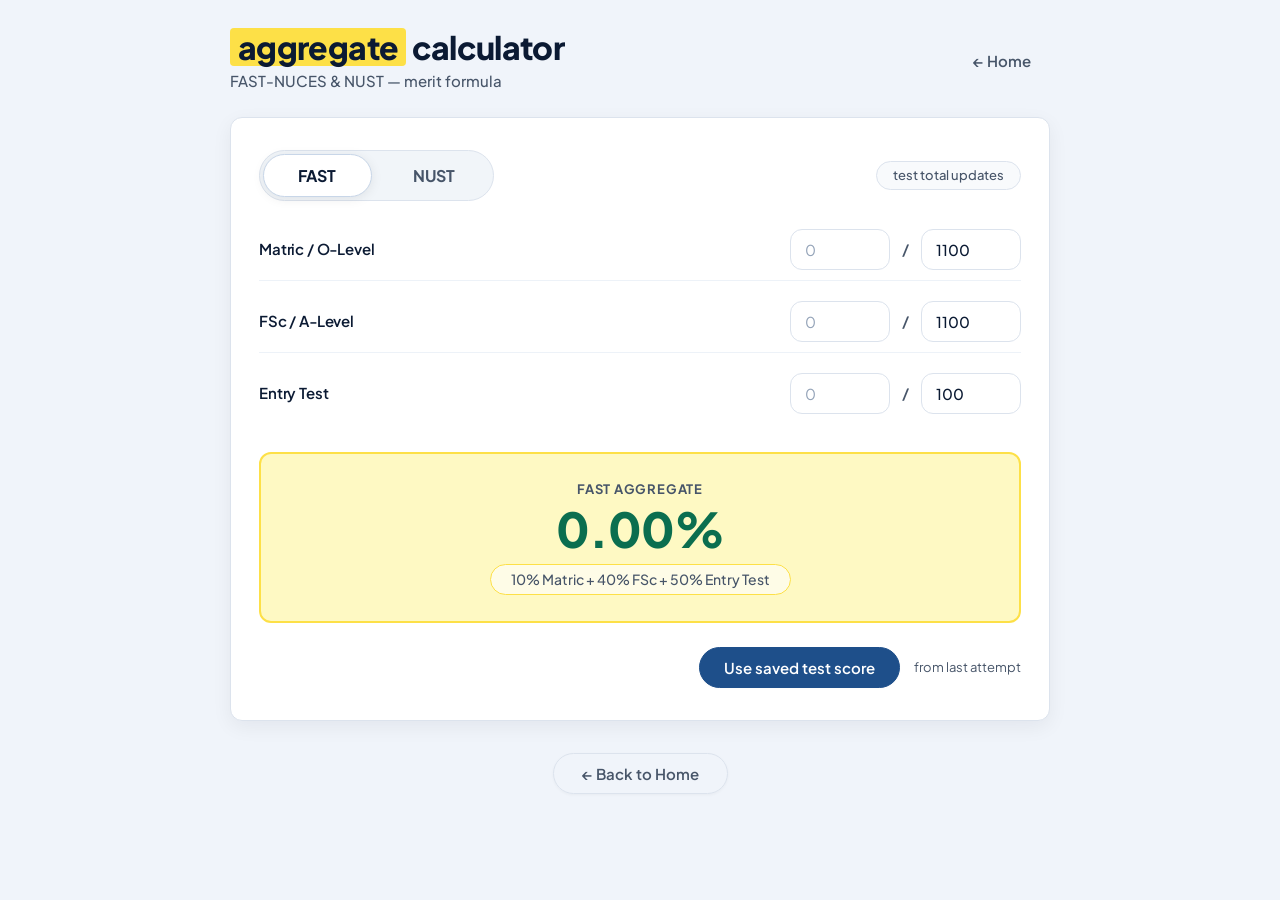
<file: mcq-test-app/merit-calculator.html>
<!DOCTYPE html>
<html lang="en">
<head>
  <meta charset="UTF-8" />
  <meta name="viewport" content="width=device-width, initial-scale=1.0" />
  <title>Aggregate Calculator · FAST & NUST</title>
  <link rel="preconnect" href="https://fonts.googleapis.com" />
  <link rel="preconnect" href="https://fonts.gstatic.com" crossorigin />
  <link
    href="https://fonts.googleapis.com/css2?family=Plus+Jakarta+Sans:wght@400;500;600;700;800&display=swap"
    rel="stylesheet"
  />
  <style>
    * {
      margin: 0;
      padding: 0;
      box-sizing: border-box;
    }

    :root {
      --bg-page: #f0f4fa;
      --bg-card: #ffffff;
      --text-primary: #0b1a33;
      --text-muted: #475569;
      --border-light: #dce3ed;
      --border-focus: #2563eb;
      --primary: #1e4f8a;
      --primary-light: #dbeafe;
      --accent-correct: #0b6e4f;
      --highlight: #fde047;
      --highlight-soft: #fef9c3;
      --radius: 12px;
      --shadow-card: 0 6px 20px rgba(0, 20, 40, 0.06);
    }

    body {
      background: var(--bg-page);
      color: var(--text-primary);
      font-family: "Plus Jakarta Sans", system-ui, -apple-system, sans-serif;
      font-size: 16px;
      line-height: 1.5;
      padding: 28px 16px 48px;
      min-height: 100vh;
      display: flex;
      justify-content: center;
      align-items: flex-start;
    }

    .container {
      max-width: 820px;
      width: 100%;
      margin: 0 auto;
    }

    /* header */
    .header-row {
      display: flex;
      justify-content: space-between;
      align-items: center;
      flex-wrap: wrap;
      gap: 12px 16px;
      margin-bottom: 24px;
    }

    .title-block {
      display: flex;
      flex-direction: column;
      gap: 2px;
    }

    .page-title {
      font-size: 32px;
      font-weight: 800;
      letter-spacing: -0.02em;
      color: var(--text-primary);
      line-height: 1.2;
    }

    .page-title .highlight {
      background: var(--highlight);
      padding: 0 8px;
      border-radius: 4px;
      display: inline-block;
    }

    .subhead {
      color: var(--text-muted);
      font-size: 15px;
      font-weight: 500;
      margin-top: 2px;
    }

    .btn {
      display: inline-flex;
      align-items: center;
      justify-content: center;
      gap: 6px;
      border: none;
      background: #ffffff;
      color: var(--text-primary);
      padding: 10px 24px;
      border-radius: 30px;
      font-size: 15px;
      font-weight: 600;
      transition: all 0.15s ease;
      cursor: pointer;
      font-family: inherit;
      box-shadow: 0 1px 3px rgba(0, 0, 0, 0.04);
      border: 1px solid var(--border-light);
    }

    .btn:hover {
      background: #f1f5f9;
      border-color: #b9c8dd;
      transform: translateY(-1px);
      box-shadow: 0 4px 10px rgba(0, 0, 0, 0.04);
    }

    .btn-home {
      background: transparent;
      border-color: transparent;
      color: var(--text-muted);
      box-shadow: none;
      padding: 8px 18px;
    }

    .btn-home:hover {
      background: #e8edf5;
      border-color: var(--border-light);
      color: var(--text-primary);
      box-shadow: none;
      transform: none;
    }

    /* card */
    .card {
      background: var(--bg-card);
      border: 1px solid var(--border-light);
      border-radius: var(--radius);
      padding: 32px 28px;
      box-shadow: var(--shadow-card);
      transition: box-shadow 0.2s;
    }

    /* toggle buttons */
    .toggle-wrap {
      display: flex;
      align-items: center;
      justify-content: space-between;
      flex-wrap: wrap;
      gap: 12px;
      margin-bottom: 28px;
    }

    .toggle-group {
      display: flex;
      gap: 8px;
      background: #f1f5f9;
      padding: 4px;
      border-radius: 40px;
      border: 1px solid #dce3ed;
    }

    .toggle-pill {
      padding: 10px 34px;
      border-radius: 30px;
      font-weight: 700;
      font-size: 16px;
      color: var(--text-muted);
      background: transparent;
      border: none;
      transition: all 0.2s ease;
      cursor: pointer;
      font-family: inherit;
      letter-spacing: 0.01em;
    }

    .toggle-pill.active {
      background: #ffffff;
      color: var(--text-primary);
      box-shadow: 0 2px 12px rgba(0, 0, 0, 0.08);
      border: 1px solid #c8d6e8;
      margin: -1px;
    }

    .toggle-pill:hover:not(.active) {
      color: #1e293b;
      background: #e8edf5;
    }

    .toggle-hint {
      font-size: 13px;
      color: var(--text-muted);
      font-weight: 500;
      background: #f8fafc;
      padding: 4px 16px;
      border-radius: 20px;
      border: 1px solid var(--border-light);
    }

    /* calculator rows */
    .calc-grid {
      display: flex;
      flex-direction: column;
      gap: 20px;
      margin: 16px 0 28px;
    }

    .calc-row {
      display: flex;
      align-items: center;
      justify-content: space-between;
      flex-wrap: wrap;
      gap: 8px 16px;
      padding-bottom: 10px;
      border-bottom: 1px solid #edf2f8;
    }

    .calc-row:last-child {
      border-bottom: none;
    }

    .calc-row label {
      font-weight: 600;
      font-size: 15px;
      color: var(--text-primary);
      min-width: 130px;
      letter-spacing: -0.01em;
    }

    .calc-inputs {
      display: flex;
      align-items: center;
      gap: 8px;
      flex-wrap: wrap;
    }

    .calc-inputs input {
      width: 100px;
      padding: 10px 14px;
      border: 1px solid var(--border-light);
      border-radius: var(--radius);
      font-size: 15px;
      font-weight: 500;
      font-family: inherit;
      background: #ffffff;
      transition: border 0.15s, box-shadow 0.15s;
      color: var(--text-primary);
    }

    .calc-inputs input::placeholder {
      color: #94a3b8;
      font-weight: 400;
    }

    .calc-inputs input:focus {
      outline: none;
      border-color: var(--border-focus);
      box-shadow: 0 0 0 3px rgba(37, 99, 235, 0.08);
    }

    .calc-inputs input[readonly] {
      background: #f8fafc;
      color: var(--text-muted);
    }

    .calc-inputs span {
      font-weight: 600;
      color: var(--text-muted);
      font-size: 15px;
      padding: 0 4px;
    }

    /* result box - with yellow highlight */
    .result-box {
      background: var(--highlight-soft);
      border: 2px solid var(--highlight);
      border-radius: var(--radius);
      padding: 26px 20px;
      text-align: center;
      margin-top: 8px;
      transition: background 0.2s;
    }

    .result-box .label {
      font-size: 13px;
      font-weight: 700;
      text-transform: uppercase;
      letter-spacing: 0.06em;
      color: var(--text-muted);
      margin-bottom: 4px;
    }

    .result-box .value {
      font-size: 48px;
      font-weight: 800;
      color: var(--accent-correct);
      line-height: 1.1;
      letter-spacing: -0.02em;
    }

    .result-box .formula {
      font-size: 14px;
      color: var(--text-muted);
      margin-top: 8px;
      font-weight: 500;
      background: rgba(255, 255, 255, 0.6);
      display: inline-block;
      padding: 4px 20px;
      border-radius: 30px;
      border: 1px solid #fde047;
    }

    /* action row */
    .action-row {
      display: flex;
      justify-content: flex-end;
      align-items: center;
      gap: 14px;
      margin-top: 24px;
      flex-wrap: wrap;
    }

    .btn-action {
      background: #ffffff;
      border: 1px solid var(--border-light);
      padding: 10px 24px;
      font-weight: 600;
      font-size: 15px;
      border-radius: 30px;
      color: var(--text-primary);
      transition: 0.15s;
      cursor: pointer;
      font-family: inherit;
      box-shadow: 0 1px 3px rgba(0, 0, 0, 0.02);
    }

    .btn-action:hover {
      background: #f1f5f9;
      border-color: #b9c8dd;
      transform: translateY(-1px);
      box-shadow: 0 4px 10px rgba(0, 0, 0, 0.04);
    }

    .btn-action-primary {
      background: var(--primary);
      border-color: var(--primary);
      color: #ffffff;
    }

    .btn-action-primary:hover {
      background: #1a3f6d;
      border-color: #1a3f6d;
      color: #ffffff;
    }

    .action-hint {
      font-size: 13px;
      color: var(--text-muted);
      font-weight: 400;
    }

    .bottom-home {
      margin-top: 32px;
      text-align: center;
    }

    .bottom-home .btn {
      background: transparent;
      border: 1px solid var(--border-light);
      color: var(--text-muted);
      padding: 10px 28px;
    }

    .bottom-home .btn:hover {
      background: #eef2f6;
      color: var(--text-primary);
      border-color: #b9c8dd;
    }

    /* responsive */
    @media (max-width: 640px) {
      .card {
        padding: 20px 16px;
      }

      .calc-row {
        flex-direction: column;
        align-items: stretch;
        gap: 6px;
        border-bottom: none;
        padding-bottom: 12px;
        margin-bottom: 8px;
        border-bottom: 1px solid #edf2f8;
      }

      .calc-row label {
        min-width: auto;
        font-size: 14px;
      }

      .calc-inputs {
        justify-content: flex-start;
        gap: 6px;
      }

      .calc-inputs input {
        width: 80px;
        padding: 8px 10px;
        font-size: 14px;
      }

      .toggle-pill {
        padding: 8px 22px;
        font-size: 14px;
      }

      .page-title {
        font-size: 26px;
      }

      .result-box .value {
        font-size: 38px;
      }

      .header-row {
        flex-direction: column;
        align-items: stretch;
        gap: 10px;
      }

      .action-row {
        justify-content: stretch;
      }

      .btn-action {
        flex: 1;
        text-align: center;
      }
    }

    @media (max-width: 400px) {
      .calc-inputs input {
        width: 70px;
      }
    }
  </style>
</head>
<body>
<div class="container" id="merit-app">
  <!-- header -->
  <div class="header-row">
    <div class="title-block">
      <h1 class="page-title"><span class="highlight">aggregate</span> calculator</h1>
      <p class="subhead">FAST‑NUCES &amp; NUST — merit formula</p>
    </div>
    <button id="goHomeBtn" class="btn btn-home">← Home</button>
  </div>

  <!-- main card -->
  <div class="card">
    <!-- toggle buttons -->
    <div class="toggle-wrap">
      <div class="toggle-group" id="universityToggle">
        <button class="toggle-pill active" data-univ="fast">FAST</button>
        <button class="toggle-pill" data-univ="nust">NUST</button>
      </div>
      <span class="toggle-hint">test total updates</span>
    </div>

    <!-- calculator form -->
    <div id="calcForm">
      <div class="calc-grid">
        <!-- Matric -->
        <div class="calc-row">
          <label for="matricObt">Matric / O‑Level</label>
          <div class="calc-inputs">
            <input type="number" id="matricObt" placeholder="0" min="0" />
            <span>/</span>
            <input type="number" id="matricTot" placeholder="1100" min="1" value="1100" />
          </div>
        </div>
        <!-- FSc -->
        <div class="calc-row">
          <label for="fscObt">FSc / A‑Level</label>
          <div class="calc-inputs">
            <input type="number" id="fscObt" placeholder="0" min="0" />
            <span>/</span>
            <input type="number" id="fscTot" placeholder="1100" min="1" value="1100" />
          </div>
        </div>
        <!-- Entry Test -->
        <div class="calc-row">
          <label for="testObt">Entry Test</label>
          <div class="calc-inputs">
            <input type="number" id="testObt" placeholder="0" min="0" step="0.01" />
            <span>/</span>
            <input type="number" id="testTot" placeholder="100" min="1" step="0.01" value="100" />
          </div>
        </div>
      </div>

      <!-- result with yellow highlight -->
      <div class="result-box" id="resultBox">
        <div class="label" id="resultLabel">FAST Aggregate</div>
        <div class="value" id="resultValue">0.00%</div>
        <div class="formula" id="resultFormula">10% Matric + 40% FSc + 50% Entry Test</div>
      </div>
    </div>

    <!-- action row -->
    <div class="action-row">
      <button id="fillFromResultBtn" class="btn-action btn-action-primary">
        Use saved test score
      </button>
      <span class="action-hint">from last attempt</span>
    </div>
  </div>

  <!-- bottom home -->
  <div class="bottom-home">
    <button id="goHomeBtnBottom" class="btn">← Back to Home</button>
  </div>
</div>

<script>
  (function() {
    "use strict";

    // DOM refs
    const univToggle = document.getElementById('universityToggle');
    const pills = univToggle.querySelectorAll('.toggle-pill');

    const matricObt = document.getElementById('matricObt');
    const matricTot = document.getElementById('matricTot');
    const fscObt = document.getElementById('fscObt');
    const fscTot = document.getElementById('fscTot');
    const testObt = document.getElementById('testObt');
    const testTot = document.getElementById('testTot');

    const resultLabel = document.getElementById('resultLabel');
    const resultValue = document.getElementById('resultValue');
    const resultFormula = document.getElementById('resultFormula');

    const goHomeBtn = document.getElementById('goHomeBtn');
    const goHomeBtnBottom = document.getElementById('goHomeBtnBottom');
    const fillBtn = document.getElementById('fillFromResultBtn');

    let currentUniv = 'fast';

    // Handle input focus/blur for zero clearing
    document.querySelectorAll('.calc-inputs input').forEach(input => {
      // On focus: clear the field if it's 0 or empty
      input.addEventListener('focus', function() {
        if (this.value === '0' || this.value === '0.00') {
          this.value = '';
        }
        // Clear placeholder
        this.placeholder = '';
      });

      // On blur: if empty, restore appropriate placeholder
      input.addEventListener('blur', function() {
        if (this.value === '' || this.value === null) {
          // Restore the original placeholder
          if (this.id === 'matricObt' || this.id === 'fscObt' || this.id === 'testObt') {
            this.placeholder = '0';
          } else if (this.id === 'matricTot' || this.id === 'fscTot') {
            this.placeholder = '1100';
          } else if (this.id === 'testTot') {
            if (currentUniv === 'nust') {
              this.placeholder = '200';
            } else {
              this.placeholder = '100';
            }
          }
        }
        updateResult();
      });

      // Update result on input
      input.addEventListener('input', updateResult);
    });

    function computeAggregate(univ, mObt, mTot, fObt, fTot, tObt, tTot) {
      const mPct = mTot > 0 ? (mObt / mTot) * 100 : 0;
      const fPct = fTot > 0 ? (fObt / fTot) * 100 : 0;
      const tPct = tTot > 0 ? (tObt / tTot) * 100 : 0;

      if (univ === 'nust') {
        return {
          aggregate: tPct * 0.75 + fPct * 0.15 + mPct * 0.10,
          label: 'NUST Aggregate',
          formula: '10% Matric + 15% FSc + 75% NET'
        };
      } else {
        return {
          aggregate: tPct * 0.50 + fPct * 0.40 + mPct * 0.10,
          label: 'FAST Aggregate',
          formula: '10% Matric + 40% FSc + 50% Entry Test'
        };
      }
    }

    function updateResult() {
      const mObt = parseFloat(matricObt.value) || 0;
      const mTot = parseFloat(matricTot.value) || 1;
      const fObt = parseFloat(fscObt.value) || 0;
      const fTot = parseFloat(fscTot.value) || 1;
      const tObt = parseFloat(testObt.value) || 0;
      const tTot = parseFloat(testTot.value) || 1;

      const { aggregate, label, formula } = computeAggregate(
        currentUniv, mObt, mTot, fObt, fTot, tObt, tTot
      );

      resultLabel.textContent = label;
      resultValue.textContent = aggregate.toFixed(2) + '%';
      resultFormula.textContent = formula;
    }

    function setUniversity(univ) {
      currentUniv = univ;
      pills.forEach(p => p.classList.toggle('active', p.dataset.univ === univ));

      if (univ === 'nust') {
        testTot.value = 200;
        testTot.placeholder = '200';
      } else {
        testTot.value = 100;
        testTot.placeholder = '100';
      }
      updateResult();
    }

    // events
    pills.forEach(pill => {
      pill.addEventListener('click', function() {
        const univ = this.dataset.univ;
        if (univ !== currentUniv) {
          setUniversity(univ);
        }
      });
    });

    function goHome() {
      window.location.href = 'index.html';
    }
    goHomeBtn.addEventListener('click', goHome);
    goHomeBtnBottom.addEventListener('click', goHome);

    // fill from localStorage
    fillBtn.addEventListener('click', function() {
      let stored = null;
      try {
        const raw = localStorage.getItem('lastTestResult');
        if (raw) {
          const parsed = JSON.parse(raw);
          if (parsed && typeof parsed.score === 'number' && typeof parsed.max === 'number') {
            stored = parsed;
          }
        }
      } catch (_) {}

      if (stored) {
        testObt.value = stored.score;
        if (stored.max > 0) {
          testTot.value = stored.max;
        }
        updateResult();
      } else {
        alert('No recent test result found. Please enter your score manually.');
        testObt.focus();
      }
    });

    // init
    const urlParams = new URLSearchParams(window.location.search);
    const initUniv = urlParams.get('univ') === 'nust' ? 'nust' : 'fast';

    pills.forEach(p => {
      p.classList.toggle('active', p.dataset.univ === initUniv);
    });
    currentUniv = initUniv;

    if (initUniv === 'nust') {
      testTot.value = 200;
      testTot.placeholder = '200';
    } else {
      testTot.value = 100;
      testTot.placeholder = '100';
    }

    // auto-fill from localStorage
    try {
      const raw = localStorage.getItem('lastTestResult');
      if (raw) {
        const parsed = JSON.parse(raw);
        if (parsed && typeof parsed.score === 'number' && typeof parsed.max === 'number') {
          testObt.value = parsed.score;
          if (parsed.max > 0) {
            testTot.value = parsed.max;
          }
        }
      }
    } catch (_) {}

    updateResult();

    window.meritApp = { setUniversity, updateResult, currentUniv };
  })();
</script>

</body>
</html>
</file>
